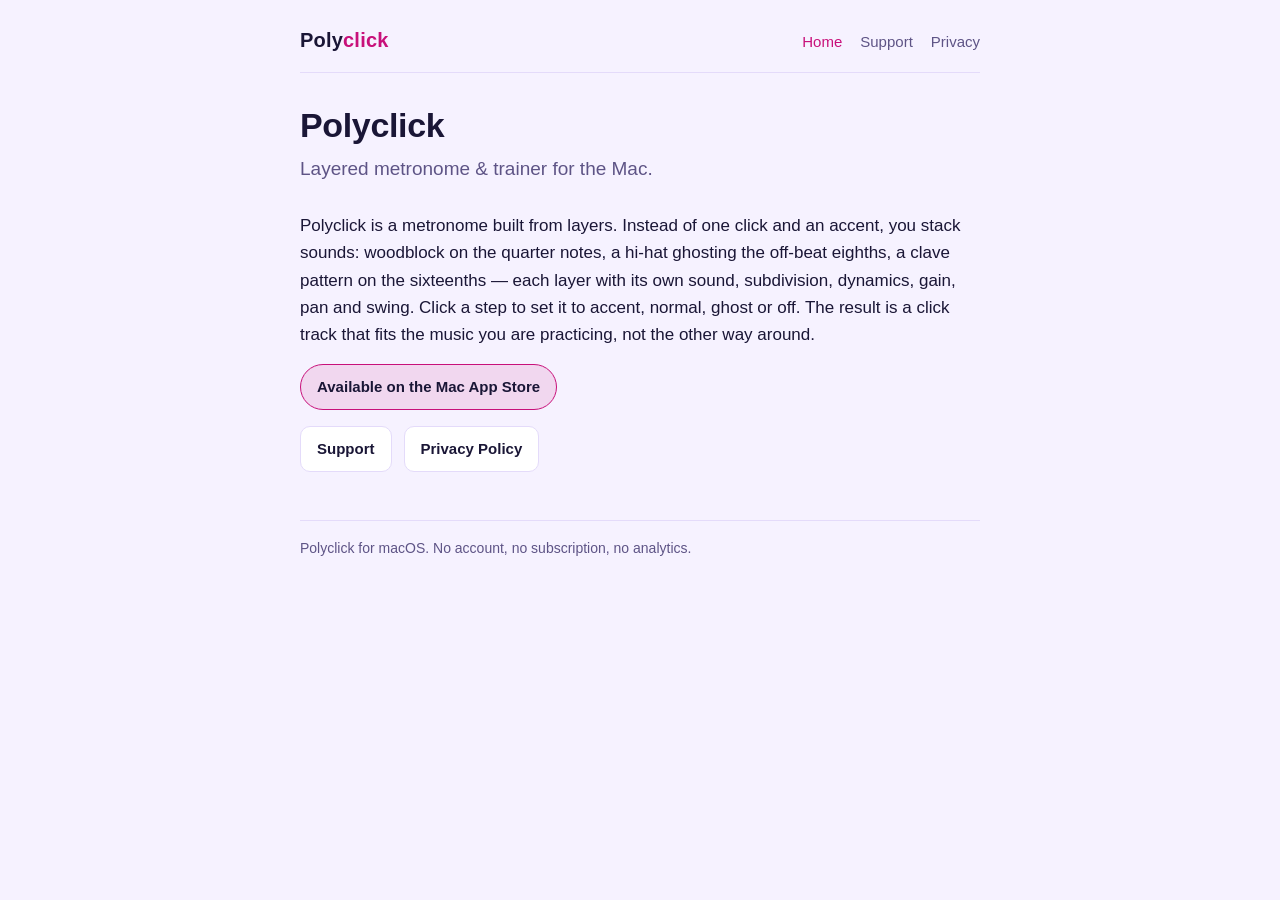
<file: index.html>
<!doctype html>
<html lang="en">
<head>
  <meta charset="utf-8">
  <meta name="viewport" content="width=device-width, initial-scale=1">
  <meta name="color-scheme" content="dark light">
  <meta name="description" content="Polyclick is a layered metronome for macOS: any sound on any subdivision, a speed trainer and a gap trainer.">
  <title>Polyclick — a layered metronome for macOS</title>
  <link rel="stylesheet" href="style.css">
</head>
<body>
  <div class="wrap">
    <header class="site">
      <a class="brand" href="index.html">Poly<span>click</span></a>
      <nav>
        <a href="index.html" aria-current="page">Home</a>
        <a href="support.html">Support</a>
        <a href="privacy.html">Privacy</a>
      </nav>
    </header>

    <main>
      <h1>Polyclick</h1>
      <p class="lede">Layered metronome &amp; trainer for the Mac.</p>

      <p>Polyclick is a metronome built from layers. Instead of one click and an accent, you stack sounds: woodblock on the quarter notes, a hi-hat ghosting the off-beat eighths, a clave pattern on the sixteenths — each layer with its own sound, subdivision, dynamics, gain, pan and swing. Click a step to set it to accent, normal, ghost or off. The result is a click track that fits the music you are practicing, not the other way around.</p>

      <p><span class="store">Available on the Mac App Store</span></p>

      <div class="links">
        <a href="support.html">Support</a>
        <a href="privacy.html">Privacy Policy</a>
      </div>
    </main>

    <footer class="site">
      <p>Polyclick for macOS. No account, no subscription, no analytics.</p>
    </footer>
  </div>
</body>
</html>
</file>
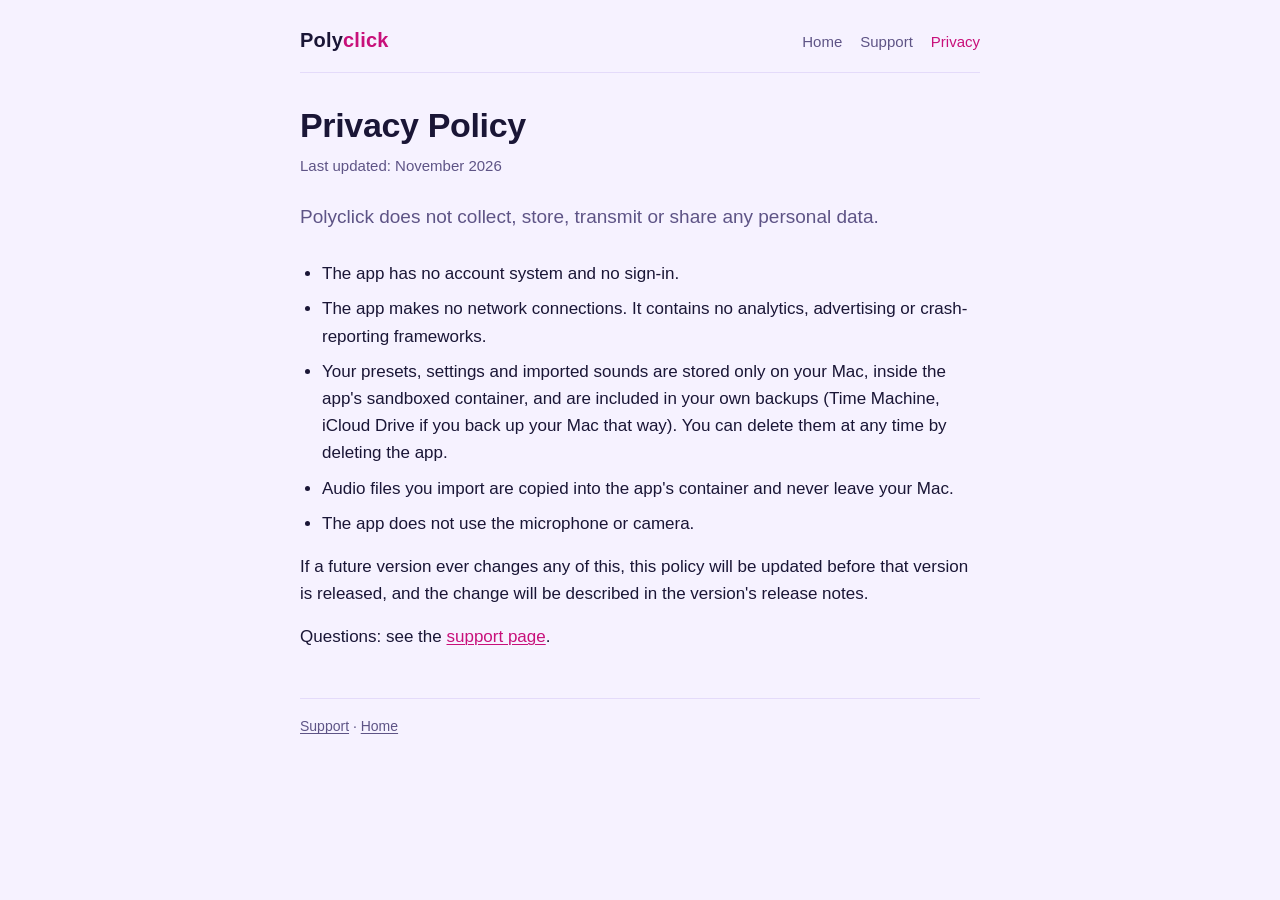
<file: privacy.html>
<!doctype html>
<html lang="en">
<head>
  <meta charset="utf-8">
  <meta name="viewport" content="width=device-width, initial-scale=1">
  <meta name="color-scheme" content="dark light">
  <meta name="description" content="Privacy policy for Polyclick, a layered metronome for macOS. Polyclick does not collect, store, transmit or share any personal data.">
  <title>Polyclick — Privacy Policy</title>
  <link rel="stylesheet" href="style.css">
</head>
<body>
  <div class="wrap">
    <header class="site">
      <a class="brand" href="index.html">Poly<span>click</span></a>
      <nav>
        <a href="index.html">Home</a>
        <a href="support.html">Support</a>
        <a href="privacy.html" aria-current="page">Privacy</a>
      </nav>
    </header>

    <main>
      <h1>Privacy Policy</h1>
      <p class="meta">Last updated: November 2026</p>

      <p class="lede">Polyclick does not collect, store, transmit or share any personal data.</p>

      <ul>
        <li>The app has no account system and no sign-in.</li>
        <li>The app makes no network connections. It contains no analytics, advertising or crash-reporting frameworks.</li>
        <li>Your presets, settings and imported sounds are stored only on your Mac, inside the app's sandboxed container, and are included in your own backups (Time Machine, iCloud Drive if you back up your Mac that way). You can delete them at any time by deleting the app.</li>
        <li>Audio files you import are copied into the app's container and never leave your Mac.</li>
        <li>The app does not use the microphone or camera.</li>
      </ul>

      <p>If a future version ever changes any of this, this policy will be updated before that version is released, and the change will be described in the version's release notes.</p>

      <p>Questions: see the <a href="support.html">support page</a>.</p>
    </main>

    <footer class="site">
      <p><a href="support.html">Support</a> · <a href="index.html">Home</a></p>
    </footer>
  </div>
</body>
</html>
</file>
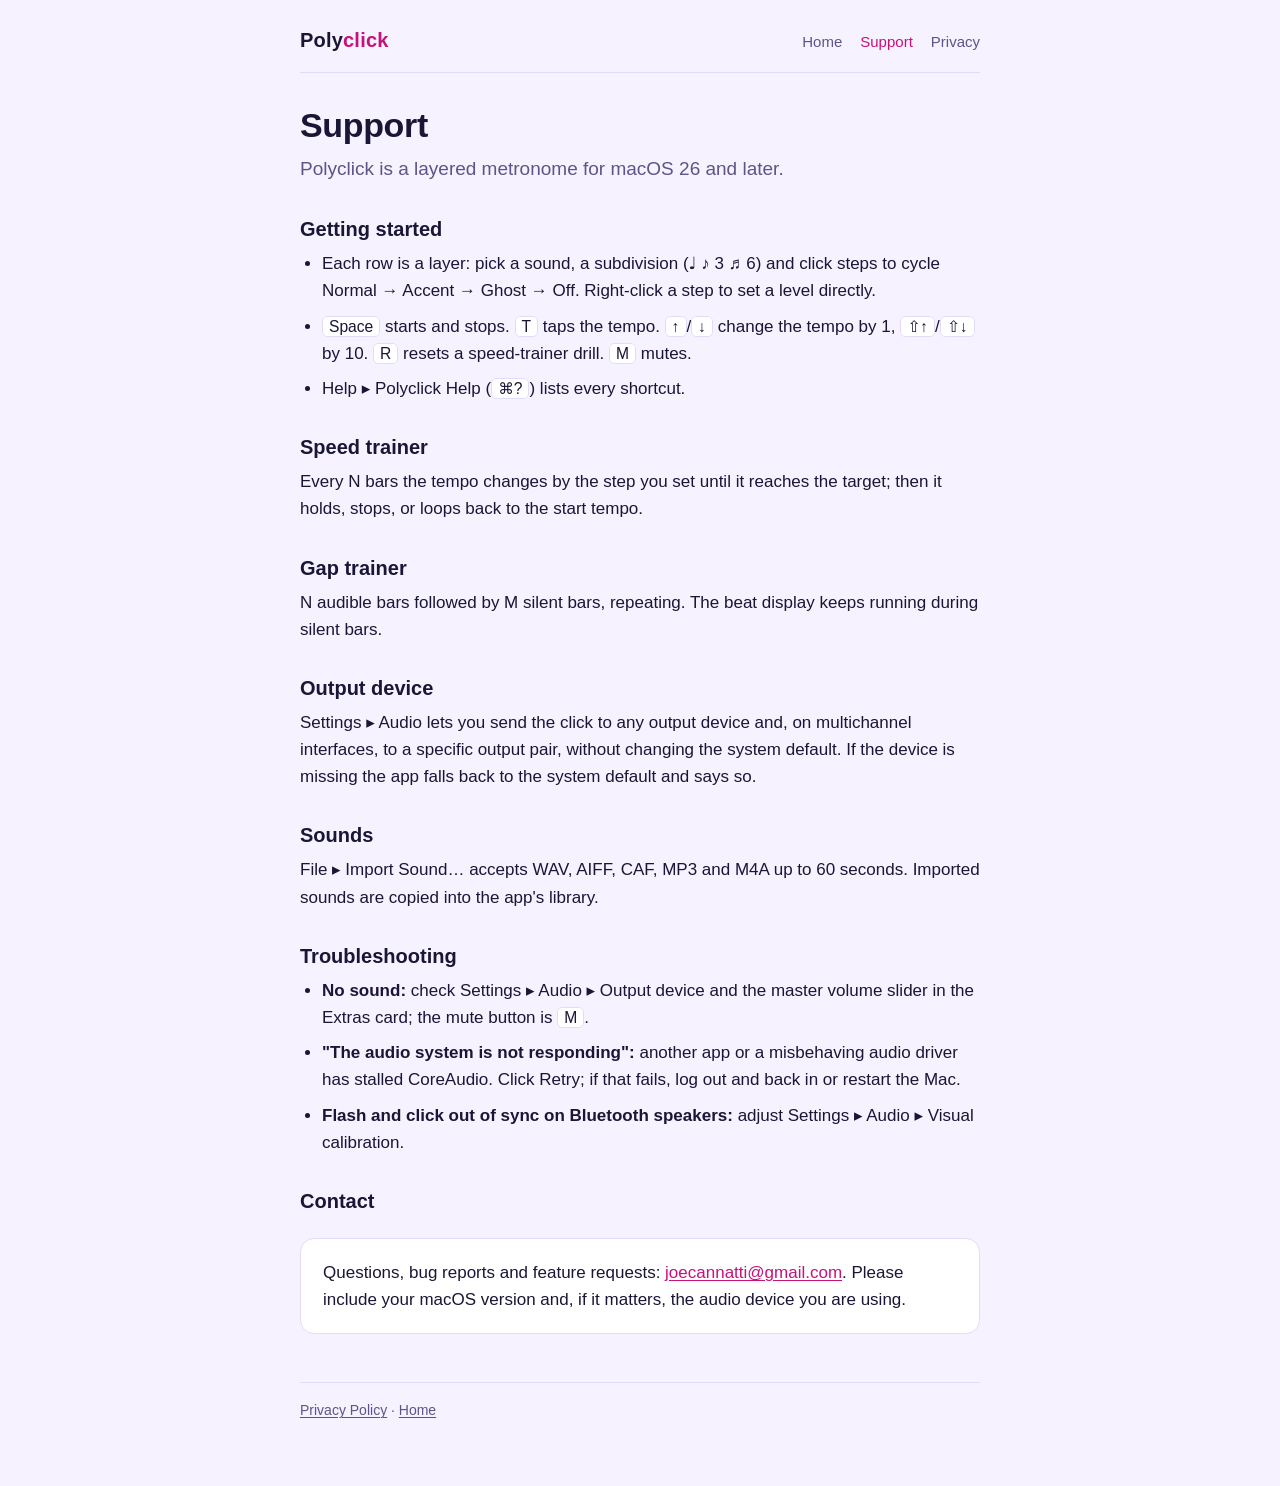
<file: support.html>
<!doctype html>
<html lang="en">
<head>
  <meta charset="utf-8">
  <meta name="viewport" content="width=device-width, initial-scale=1">
  <meta name="color-scheme" content="dark light">
  <meta name="description" content="Support for Polyclick, a layered metronome for macOS: getting started, keyboard shortcuts, trainers, output devices, troubleshooting and contact.">
  <title>Polyclick — Support</title>
  <link rel="stylesheet" href="style.css">
</head>
<body>
  <div class="wrap">
    <header class="site">
      <a class="brand" href="index.html">Poly<span>click</span></a>
      <nav>
        <a href="index.html">Home</a>
        <a href="support.html" aria-current="page">Support</a>
        <a href="privacy.html">Privacy</a>
      </nav>
    </header>

    <main>
      <h1>Support</h1>
      <p class="lede">Polyclick is a layered metronome for macOS 26 and later.</p>

      <h2>Getting started</h2>
      <ul>
        <li>Each row is a layer: pick a sound, a subdivision (♩ ♪ 3 ♬ 6) and click steps to cycle Normal → Accent → Ghost → Off. Right-click a step to set a level directly.</li>
        <li><kbd>Space</kbd> starts and stops. <kbd>T</kbd> taps the tempo. <kbd>↑</kbd>/<kbd>↓</kbd> change the tempo by 1, <kbd>⇧↑</kbd>/<kbd>⇧↓</kbd> by 10. <kbd>R</kbd> resets a speed-trainer drill. <kbd>M</kbd> mutes.</li>
        <li>Help ▸ Polyclick Help (<kbd>⌘?</kbd>) lists every shortcut.</li>
      </ul>

      <h2>Speed trainer</h2>
      <p>Every N bars the tempo changes by the step you set until it reaches the target; then it holds, stops, or loops back to the start tempo.</p>

      <h2>Gap trainer</h2>
      <p>N audible bars followed by M silent bars, repeating. The beat display keeps running during silent bars.</p>

      <h2>Output device</h2>
      <p>Settings ▸ Audio lets you send the click to any output device and, on multichannel interfaces, to a specific output pair, without changing the system default. If the device is missing the app falls back to the system default and says so.</p>

      <h2>Sounds</h2>
      <p>File ▸ Import Sound… accepts WAV, AIFF, CAF, MP3 and M4A up to 60 seconds. Imported sounds are copied into the app's library.</p>

      <h2>Troubleshooting</h2>
      <ul>
        <li><strong>No sound:</strong> check Settings ▸ Audio ▸ Output device and the master volume slider in the Extras card; the mute button is <kbd>M</kbd>.</li>
        <li><strong>"The audio system is not responding":</strong> another app or a misbehaving audio driver has stalled CoreAudio. Click Retry; if that fails, log out and back in or restart the Mac.</li>
        <li><strong>Flash and click out of sync on Bluetooth speakers:</strong> adjust Settings ▸ Audio ▸ Visual calibration.</li>
      </ul>

      <h2>Contact</h2>
      <div class="card">
        <p>Questions, bug reports and feature requests: <a href="mailto:joecannatti@gmail.com?subject=Polyclick%20support">joecannatti@gmail.com</a>. Please include your macOS version and, if it matters, the audio device you are using.</p>
      </div>
    </main>

    <footer class="site">
      <p><a href="privacy.html">Privacy Policy</a> · <a href="index.html">Home</a></p>
    </footer>
  </div>
</body>
</html>
</file>
<file: style.css>
:root {
  color-scheme: dark light;
  --bg: #0B0A1E;
  --surface: #161236;
  --border: #2A2454;
  --text: #F3EFFF;
  --text-secondary: #A99DD0;
  --accent: #FF2D95;
  --accent-soft: rgba(255, 45, 149, 0.18);
}

@media (prefers-color-scheme: light) {
  :root {
    --bg: #F6F2FF;
    --surface: #FFFFFF;
    --border: #E4DBFA;
    --text: #1A1636;
    --text-secondary: #5E5486;
    --accent: #C8107A;
    --accent-soft: rgba(200, 16, 122, 0.12);
  }
}

* {
  box-sizing: border-box;
}

html {
  -webkit-text-size-adjust: 100%;
}

body {
  margin: 0;
  background: var(--bg);
  color: var(--text);
  font-family: -apple-system, BlinkMacSystemFont, "SF Pro Text", "Helvetica Neue", Helvetica, Arial, system-ui, sans-serif;
  font-size: 17px;
  line-height: 1.6;
}

.wrap {
  max-width: 720px;
  margin: 0 auto;
  padding: 24px 20px 48px;
}

header.site {
  display: flex;
  flex-wrap: wrap;
  align-items: baseline;
  justify-content: space-between;
  gap: 8px 16px;
  padding-bottom: 16px;
  margin-bottom: 32px;
  border-bottom: 1px solid var(--border);
}

header.site .brand {
  font-weight: 700;
  font-size: 20px;
  letter-spacing: 0.01em;
  color: var(--text);
  text-decoration: none;
}

header.site .brand span {
  color: var(--accent);
}

header.site nav {
  display: flex;
  gap: 18px;
  font-size: 15px;
}

header.site nav a {
  color: var(--text-secondary);
  text-decoration: none;
}

header.site nav a:hover,
header.site nav a[aria-current="page"] {
  color: var(--accent);
}

h1 {
  font-size: 34px;
  line-height: 1.2;
  margin: 0 0 8px;
  letter-spacing: -0.01em;
}

h2 {
  font-size: 20px;
  line-height: 1.3;
  margin: 32px 0 8px;
}

p {
  margin: 0 0 16px;
}

.lede {
  font-size: 19px;
  color: var(--text-secondary);
  margin-bottom: 28px;
}

.meta {
  color: var(--text-secondary);
  font-size: 15px;
  margin-bottom: 24px;
}

a {
  color: var(--accent);
  text-decoration: underline;
  text-decoration-thickness: 1px;
  text-underline-offset: 2px;
}

a:hover {
  text-decoration-thickness: 2px;
}

ul {
  margin: 0 0 16px;
  padding-left: 22px;
}

li {
  margin-bottom: 8px;
}

kbd {
  font-family: inherit;
  font-size: 0.92em;
  padding: 1px 6px;
  border: 1px solid var(--border);
  border-radius: 5px;
  background: var(--surface);
  white-space: nowrap;
}

.card {
  background: var(--surface);
  border: 1px solid var(--border);
  border-radius: 14px;
  padding: 20px 22px;
  margin: 24px 0;
}

.card p:last-child {
  margin-bottom: 0;
}

.store {
  display: inline-block;
  padding: 10px 16px;
  border-radius: 999px;
  border: 1px solid var(--accent);
  background: var(--accent-soft);
  color: var(--text);
  font-weight: 600;
  font-size: 15px;
}

.links {
  display: flex;
  flex-wrap: wrap;
  gap: 12px;
  margin: 8px 0 32px;
}

.links a {
  display: inline-block;
  padding: 10px 16px;
  border-radius: 10px;
  border: 1px solid var(--border);
  background: var(--surface);
  color: var(--text);
  text-decoration: none;
  font-weight: 600;
  font-size: 15px;
}

.links a:hover {
  border-color: var(--accent);
  color: var(--accent);
}

footer.site {
  margin-top: 48px;
  padding-top: 16px;
  border-top: 1px solid var(--border);
  color: var(--text-secondary);
  font-size: 14px;
}

footer.site a {
  color: var(--text-secondary);
}

@media (max-width: 480px) {
  body {
    font-size: 16px;
  }
  h1 {
    font-size: 28px;
  }
  .lede {
    font-size: 17px;
  }
}
</file>
